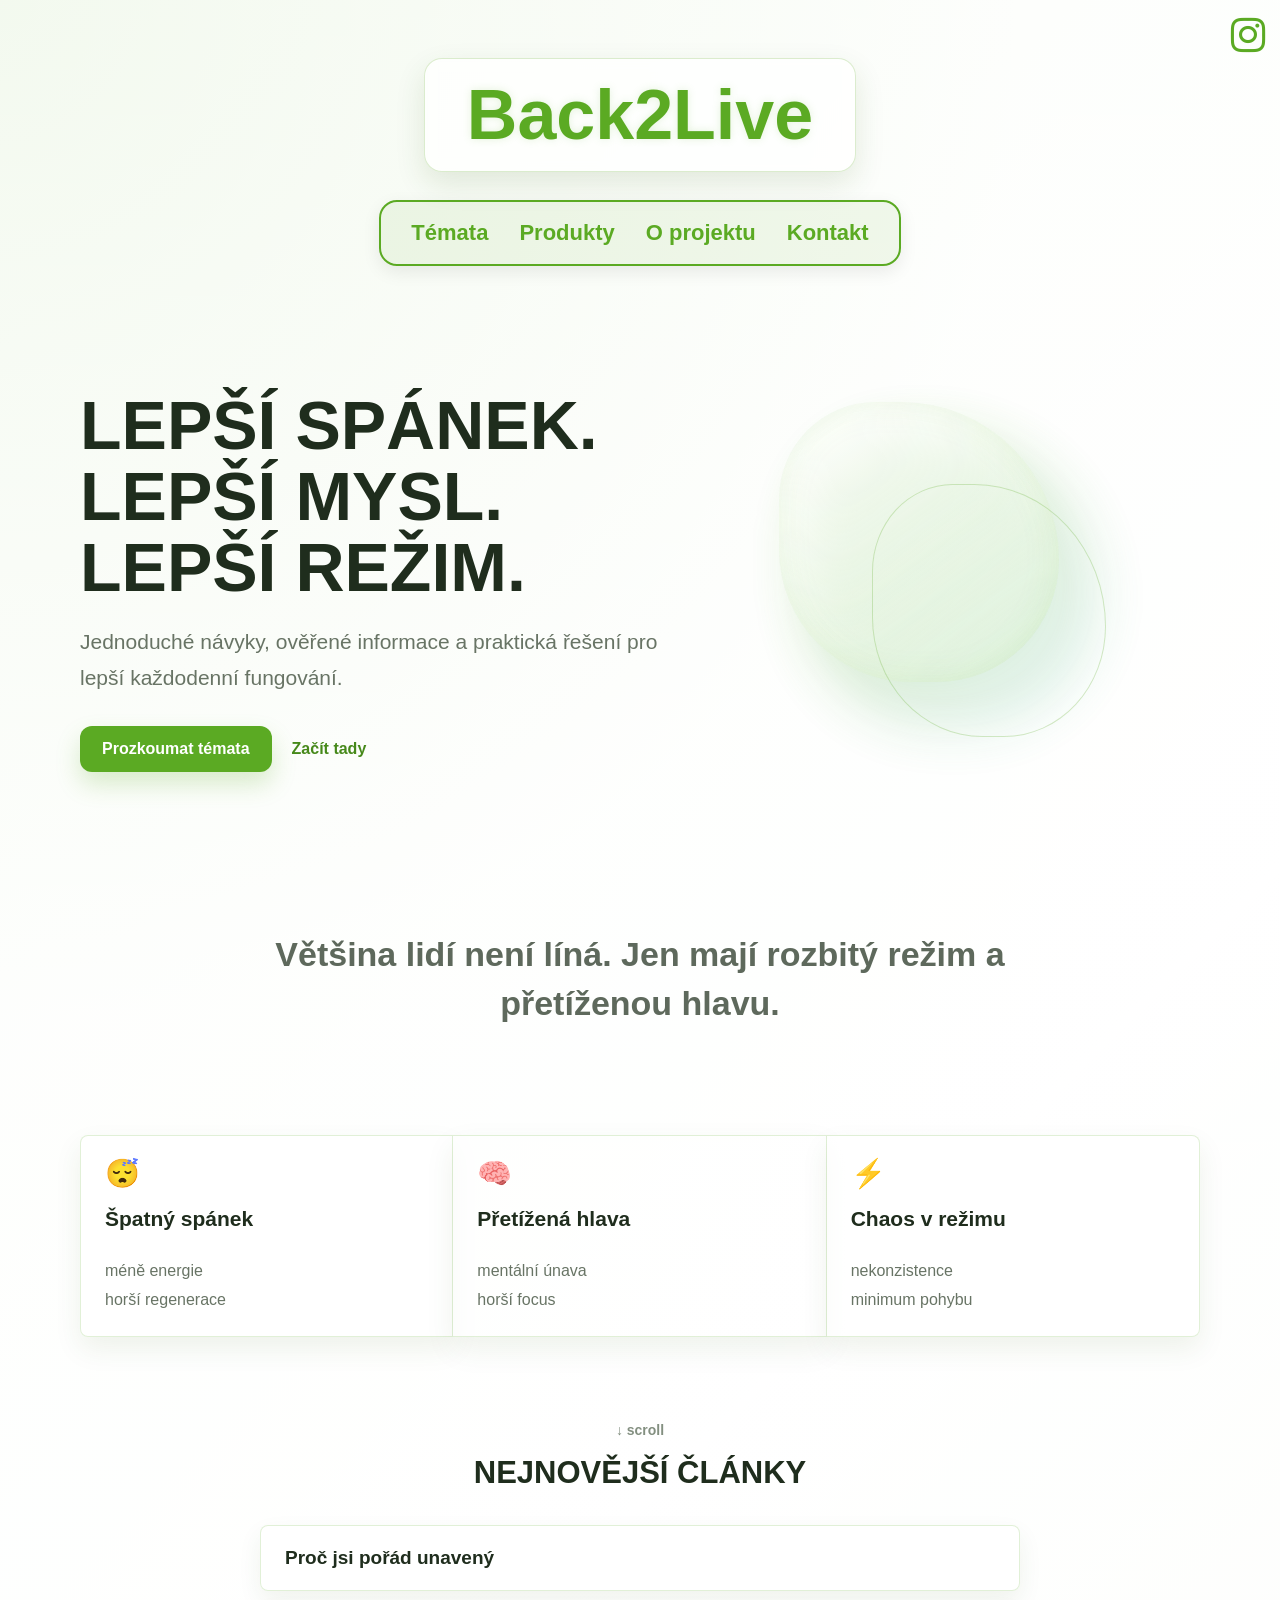
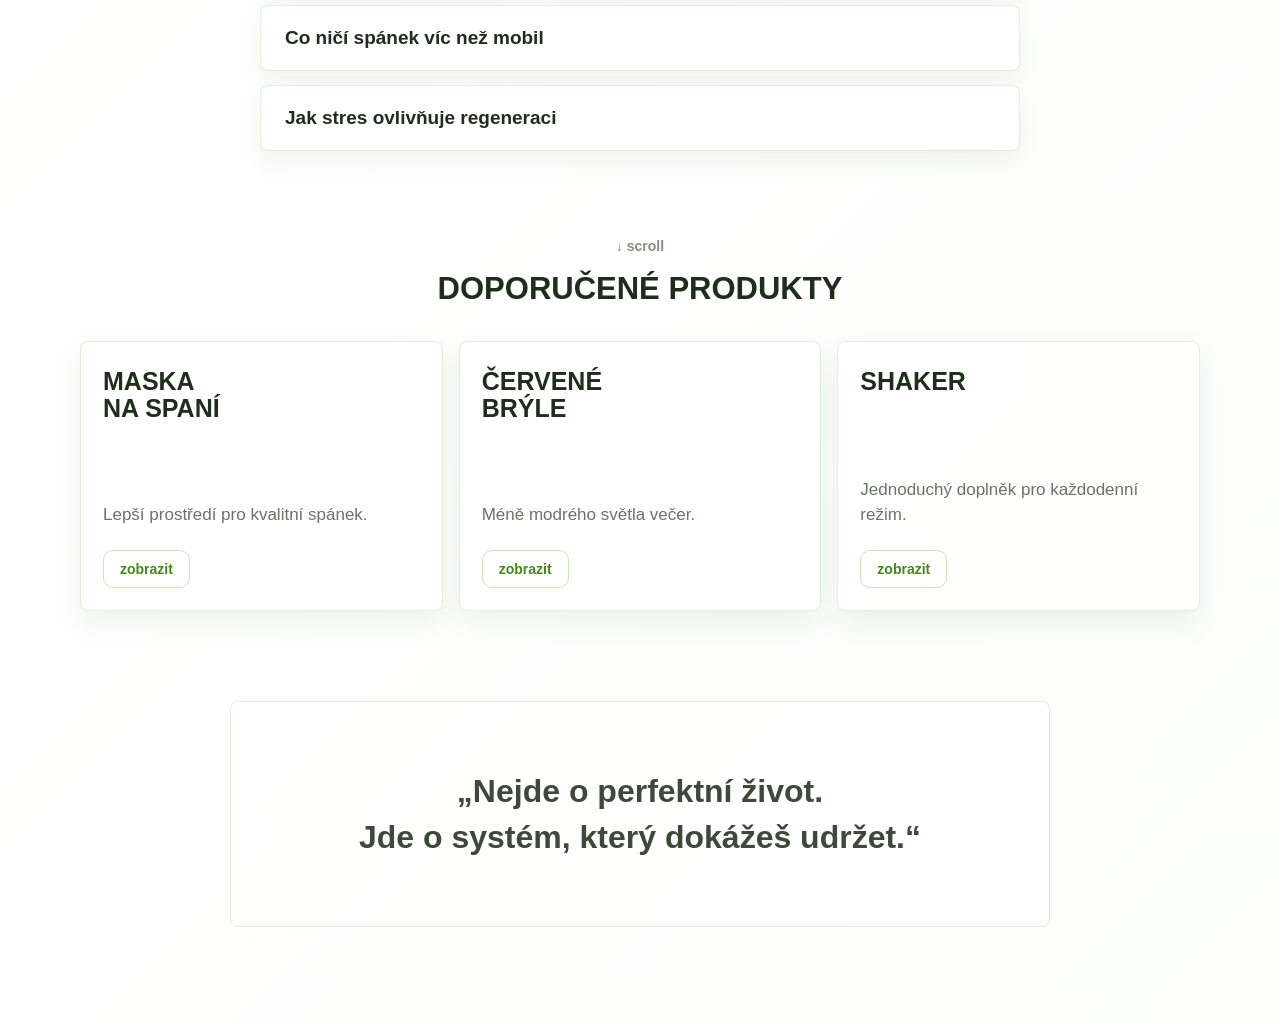
<file: index.html>
<!DOCTYPE html>
<html lang="cs">

<head>
    <meta charset="UTF-8">
    <title>Back2Live</title>
    <link rel="stylesheet" href="css/style.css">
    <meta name="viewport" content="width=device-width, initial-scale=1.0">

    <!-- FONT AWESOME -->
    <link rel="stylesheet" href="https://cdnjs.cloudflare.com/ajax/libs/font-awesome/4.7.0/css/font-awesome.min.css">
</head>

<body>
    <h1 class="home-title">Back2Live</h1>

    <div class="topbar">
        <nav class="navbar">
            <div class="dropdown">
                <a href="#">Témata</a>

                <div class="dropdown-menu">
                    <a href="spanek.html">Spánek</a>
                    <a href="mysl.html">Mysl</a>
                    <a href="vyziva.html">Výživa</a>
                    <a href="trenink.html">Trénink</a>
                </div>
            </div>

            <a href="produkty.html">Produkty</a>
            <a href="o-nas.html">O projektu</a>
            <a href="kontakt.html">Kontakt</a>
        </nav>

        <div class="icons-right">
            <a href="https://www.instagram.com/back2live.cz/" class="ig-link" target="_blank">
                <i class="fa fa-instagram ig-icon"></i>
            </a>
        </div>
    </div>

    <main>
        <section class="hero">
            <div class="hero__content">
                <h2>LEPŠÍ SPÁNEK. LEPŠÍ MYSL. LEPŠÍ REŽIM.</h2>
                <p>Jednoduché návyky, ověřené informace a praktická řešení pro lepší každodenní fungování.</p>

                <div class="hero__actions">
                    <a href="spanek.html" class="button-primary">Prozkoumat témata</a>
                    <a href="#start" class="button-secondary">Začít tady</a>
                </div>
            </div>

            <div class="hero__visual" aria-hidden="true">
                <span></span>
            </div>
        </section>

        <section class="statement" id="start">
            <p>Většina lidí není líná. Jen mají rozbitý režim a přetíženou hlavu.</p>
        </section>

        <section class="problem-grid" aria-label="Hlavní problémy">
            <article class="problem-card">
                <span class="problem-card__icon" aria-hidden="true">😴</span>
                <h3>Špatný spánek</h3>
                <ul>
                    <li>méně energie</li>
                    <li>horší regenerace</li>
                </ul>
            </article>

            <article class="problem-card">
                <span class="problem-card__icon" aria-hidden="true">🧠</span>
                <h3>Přetížená hlava</h3>
                <ul>
                    <li>mentální únava</li>
                    <li>horší focus</li>
                </ul>
            </article>

            <article class="problem-card">
                <span class="problem-card__icon" aria-hidden="true">⚡</span>
                <h3>Chaos v režimu</h3>
                <ul>
                    <li>nekonzistence</li>
                    <li>minimum pohybu</li>
                </ul>
            </article>
        </section>

        <section class="latest-section">
            <p class="section-kicker">↓ scroll</p>
            <h2>NEJNOVĚJŠÍ ČLÁNKY</h2>

            <div class="article-list">
                <a href="spanek.html">Proč jsi pořád unavený</a>
                <a href="spanek.html">Co ničí spánek víc než mobil</a>
                <a href="mysl.html">Jak stres ovlivňuje regeneraci</a>
            </div>
        </section>

        <section class="products-section">
            <p class="section-kicker">↓ scroll</p>
            <h2>DOPORUČENÉ PRODUKTY</h2>

            <div class="product-grid">
                <article class="product-card">
                    <h3>MASKA<br>NA SPANÍ</h3>
                    <p>Lepší prostředí pro kvalitní spánek.</p>
                    <a href="produkty.html">zobrazit</a>
                </article>

                <article class="product-card">
                    <h3>ČERVENÉ<br>BRÝLE</h3>
                    <p>Méně modrého světla večer.</p>
                    <a href="produkty.html">zobrazit</a>
                </article>

                <article class="product-card">
                    <h3>SHAKER</h3>
                    <p>Jednoduchý doplněk pro každodenní režim.</p>
                    <a href="produkty.html">zobrazit</a>
                </article>
            </div>
        </section>

        <section class="quote-section">
            <blockquote>
                „Nejde o perfektní život.<br>
                Jde o systém, který dokážeš udržet.“
            </blockquote>
        </section>
    </main>
</body>

</html>
</file>
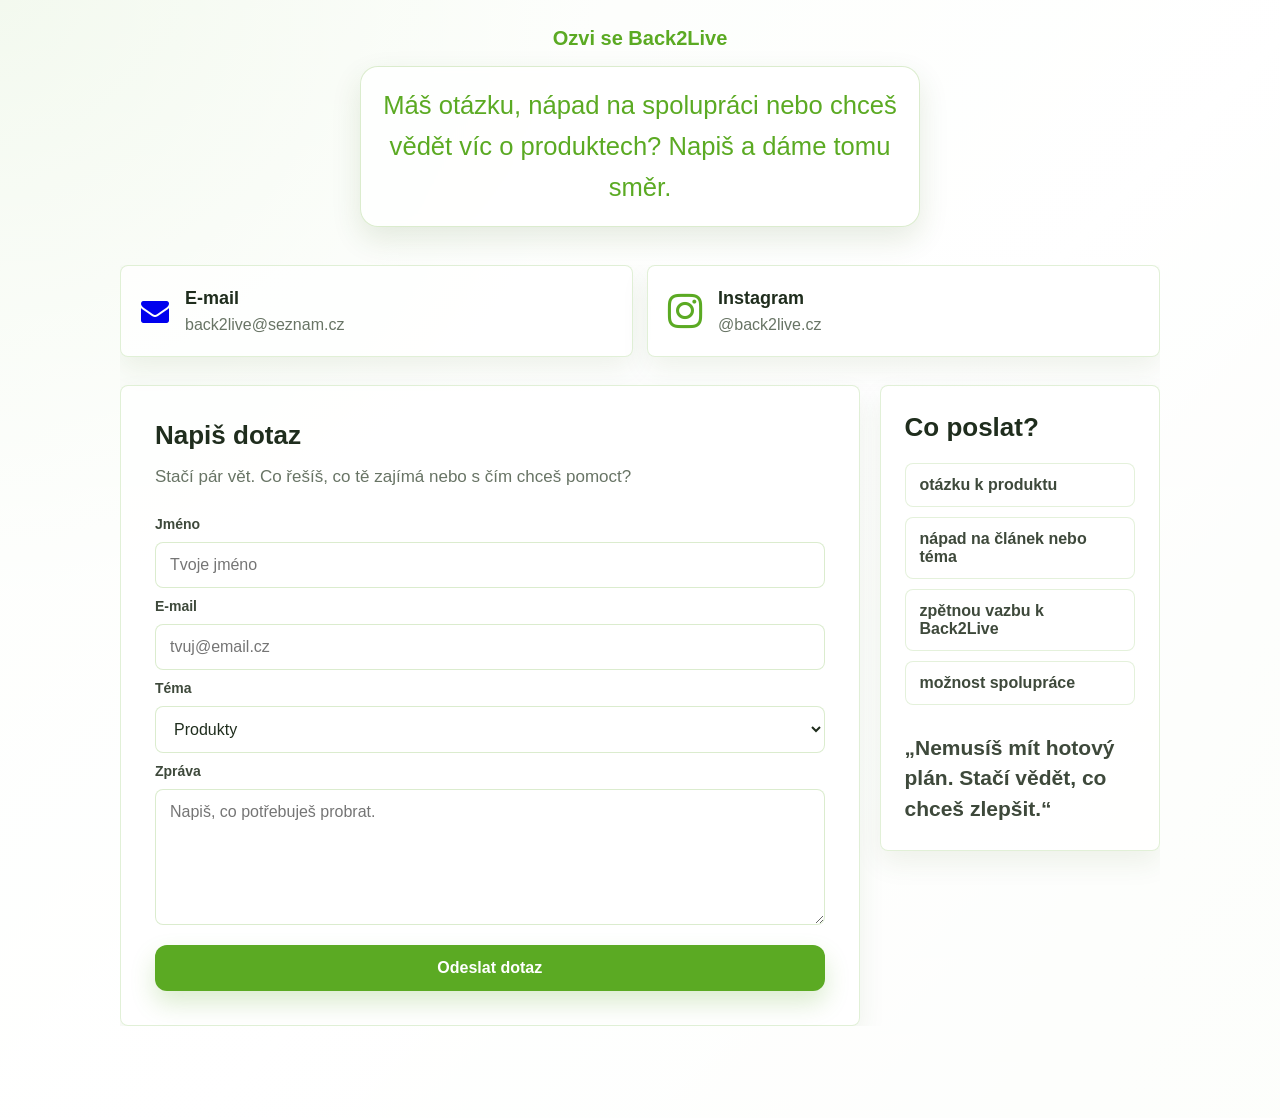
<file: kontakt.html>
<!DOCTYPE html>
<html lang="cs">

<head>
    <meta charset="UTF-8">
    <title>Kontakt</title>
    <link rel="stylesheet" href="css/style.css">
    <meta name="viewport" content="width=device-width, initial-scale=1.0">

    <!-- FONT AWESOME -->
    <link rel="stylesheet" href="https://cdnjs.cloudflare.com/ajax/libs/font-awesome/4.7.0/css/font-awesome.min.css">
</head>

<body>
    <div class="page">
        <h1 class="page-kicker">Ozvi se Back2Live</h1>
        <p class="page-intro">Máš otázku, nápad na spolupráci nebo chceš vědět víc o produktech? Napiš a dáme tomu směr.</p>
    </div>

    <main class="contact-page">
        <section class="contact-options" aria-label="Možnosti kontaktu">
            <a href="mailto:back2live@seznam.cz" class="contact-option">
                <i class="fa fa-envelope email-icon"></i>
                <span>
                    <strong>E-mail</strong>
                    back2live@seznam.cz
                </span>
            </a>

            <a href="https://www.instagram.com/back2live.cz/" class="contact-option" target="_blank">
                <i class="fa fa-instagram ig-icon"></i>
                <span>
                    <strong>Instagram</strong>
                    @back2live.cz
                </span>
            </a>
        </section>

        <section class="contact-layout">
            <div class="contact-panel">
                <h2>Napiš dotaz</h2>
                <p>Stačí pár vět. Co řešíš, co tě zajímá nebo s čím chceš pomoct?</p>

                <form class="contact-form" action="mailto:back2live@seznam.cz" method="post" enctype="text/plain">
                    <label for="name">Jméno</label>
                    <input type="text" id="name" name="jmeno" placeholder="Tvoje jméno">

                    <label for="email">E-mail</label>
                    <input type="email" id="email" name="email" placeholder="tvuj@email.cz">

                    <label for="topic">Téma</label>
                    <select id="topic" name="tema">
                        <option>Produkty</option>
                        <option>Spolupráce</option>
                        <option>Dotaz k obsahu</option>
                        <option>Jiné</option>
                    </select>

                    <label for="message">Zpráva</label>
                    <textarea id="message" name="zprava" rows="6" placeholder="Napiš, co potřebuješ probrat."></textarea>

                    <button type="submit">Odeslat dotaz</button>
                </form>
            </div>

            <aside class="contact-aside">
                <h2>Co poslat?</h2>
                <ul>
                    <li>otázku k produktu</li>
                    <li>nápad na článek nebo téma</li>
                    <li>zpětnou vazbu k Back2Live</li>
                    <li>možnost spolupráce</li>
                </ul>

                <blockquote>
                    „Nemusíš mít hotový plán. Stačí vědět, co chceš zlepšit.“
                </blockquote>
            </aside>
        </section>
    </main>
</body>

</html>
</file>
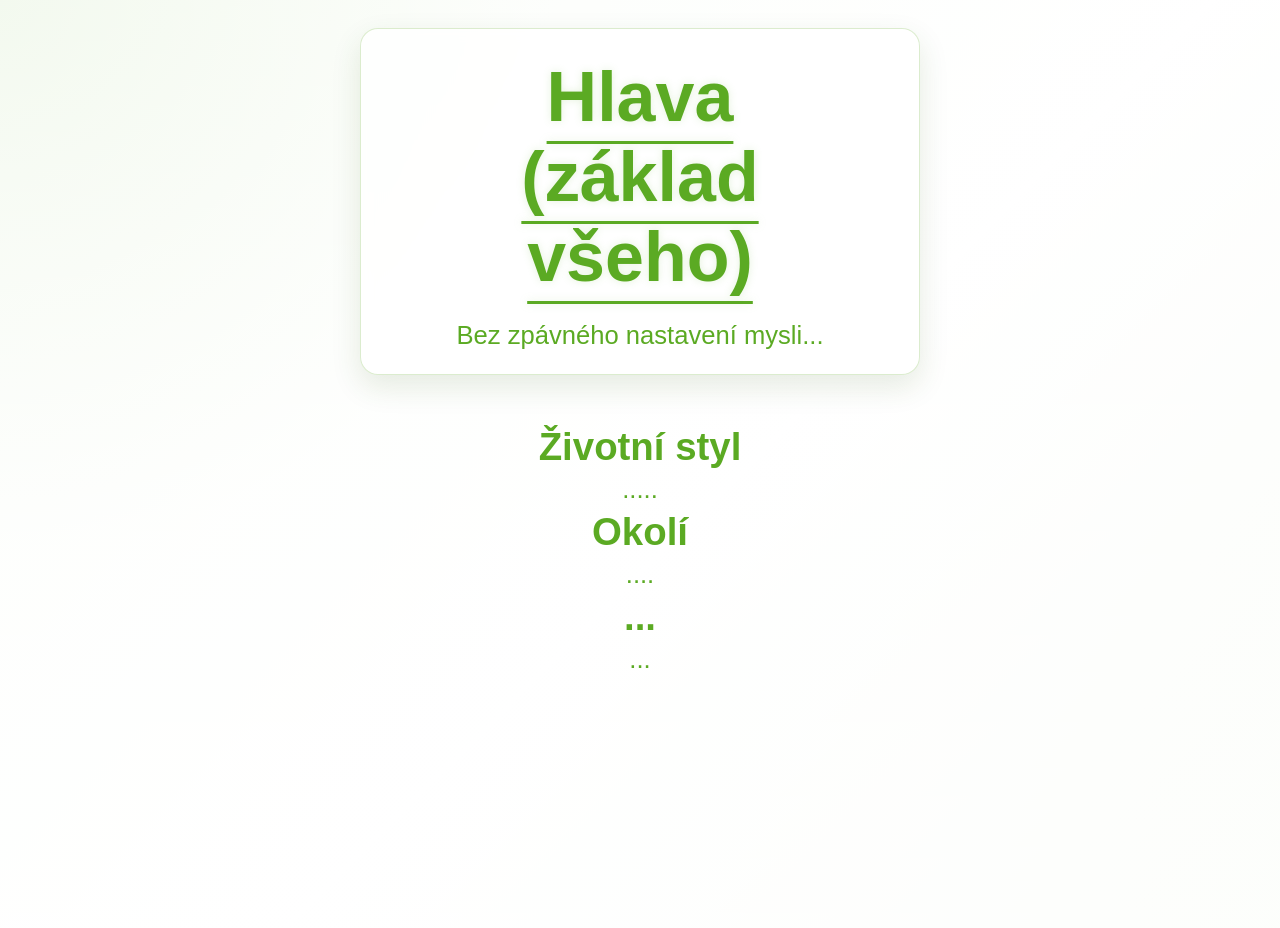
<file: mysl.html>
<!DOCTYPE html>
<html lang="cs">
<head>
    <meta charset="UTF-8">
    <title>Mysl</title>
    <link rel="stylesheet" href="css/style.css">
    <meta name="viewport" content="width=device-width, initial-scale=1.0">
    
    <!-- FONT AWESOME -->
    <link rel="stylesheet" href="https://cdnjs.cloudflare.com/ajax/libs/font-awesome/4.7.0/css/font-awesome.min.css">
</head>

<body>

<div class="page">
    <div class="page-intro">

    <h1>Hlava (základ všeho)</h1>

    <p>
        Bez zpávného nastavení mysli...
    </p>

    </div>

    <div class="page__content">

        <h2>Životní styl</h2>
        <p>.....</p>

        <h2>Okolí</h2>
        <p>....</p>

        <h2>...</h2>
        <p>...</p>

    </div>

</div>

</body>
</html>
</file>
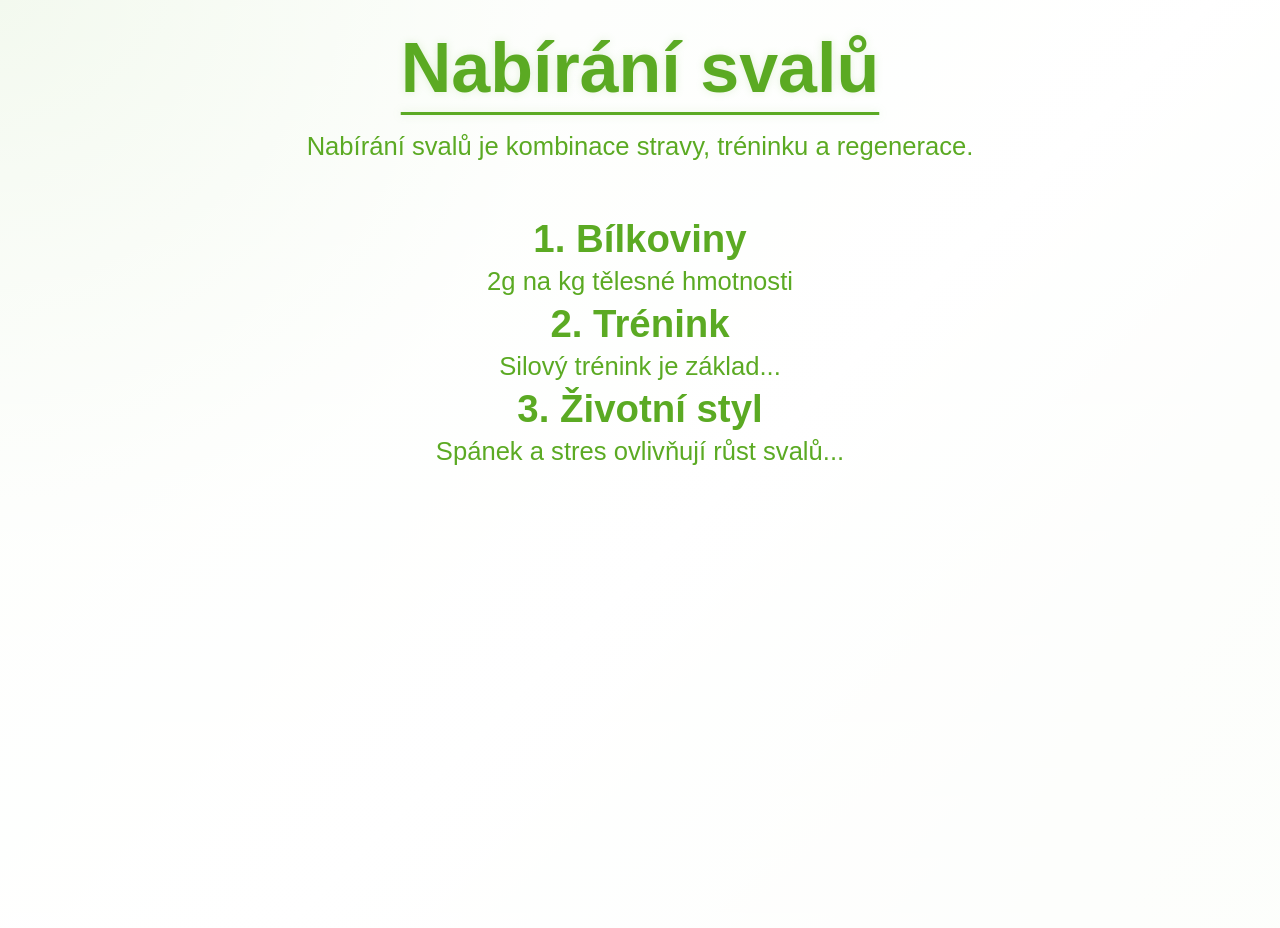
<file: nabirani.html>
<!DOCTYPE html>
<html lang="cs">
<head>
    <meta charset="UTF-8">
    <title>Nabírání</title>
    <link rel="stylesheet" href="css/style.css">
    <meta name="viewport" content="width=device-width, initial-scale=1.0">
    
    <!-- FONT AWESOME -->
    <link rel="stylesheet" href="https://cdnjs.cloudflare.com/ajax/libs/font-awesome/4.7.0/css/font-awesome.min.css">
</head>

<body>

<div class="page">

    <h1>Nabírání svalů</h1>

    <p>
        Nabírání svalů je kombinace stravy, tréninku a regenerace.
    </p>

    <div class="page__content">

        <h2>1. Bílkoviny</h2>
        <p>2g na kg tělesné hmotnosti</p>

        <h2>2. Trénink</h2>
        <p>Silový trénink je základ...</p>

        <h2>3. Životní styl</h2>
        <p>Spánek a stres ovlivňují růst svalů...</p>

    </div>

</div>

</body>
</html>
</file>
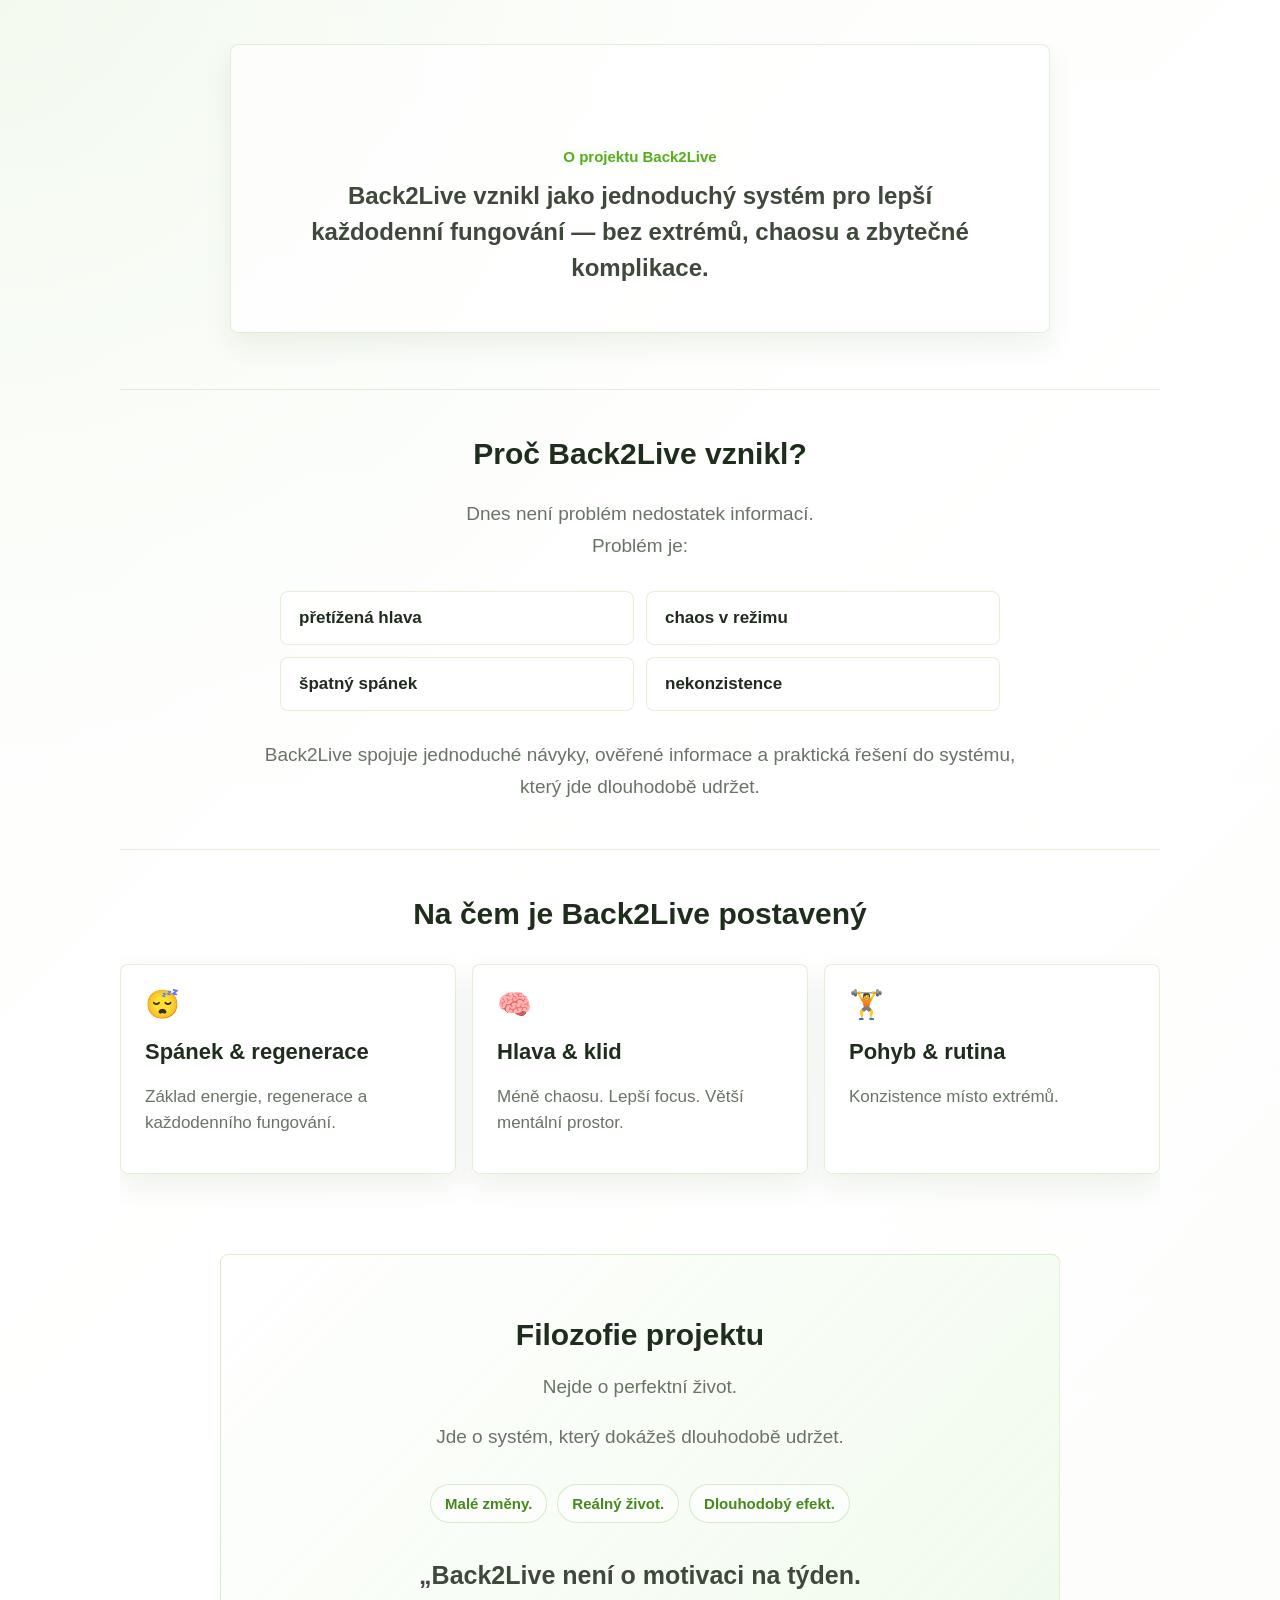
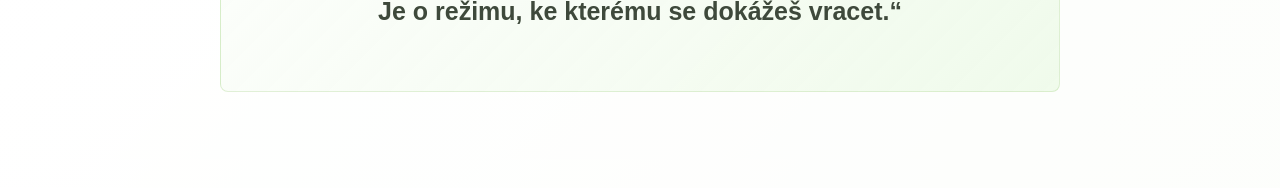
<file: o-nas.html>
<!DOCTYPE html>
<html lang="cs">

<head>
    <meta charset="UTF-8">
    <title>O projektu Back2Live</title>
    <link rel="stylesheet" href="css/style.css">
    <meta name="viewport" content="width=device-width, initial-scale=1.0">

    <!-- FONT AWESOME -->
    <link rel="stylesheet" href="https://cdnjs.cloudflare.com/ajax/libs/font-awesome/4.7.0/css/font-awesome.min.css">
</head>

<body>

    <main class="about-page">
        <section class="about-hero">
            <h1 class="about-eyebrow">O projektu Back2Live</h1>
            <p>Back2Live vznikl jako jednoduchý systém pro lepší každodenní fungování — bez extrémů, chaosu a zbytečné komplikace.</p>
        </section>

        <section class="about-section">
            <h2>Proč Back2Live vznikl?</h2>
            <div class="about-copy">
                <p>Dnes není problém nedostatek informací.</p>
                <p>Problém je:</p>
            </div>

            <ul class="about-list">
                <li>přetížená hlava</li>
                <li>chaos v režimu</li>
                <li>špatný spánek</li>
                <li>nekonzistence</li>
            </ul>

            <p class="about-note">Back2Live spojuje jednoduché návyky, ověřené informace a praktická řešení do systému, který jde dlouhodobě udržet.</p>
        </section>

        <section class="about-section">
            <h2>Na čem je Back2Live postavený</h2>

            <div class="about-pillars">
                <article>
                    <span aria-hidden="true">😴</span>
                    <h3>Spánek & regenerace</h3>
                    <p>Základ energie, regenerace a každodenního fungování.</p>
                </article>

                <article>
                    <span aria-hidden="true">🧠</span>
                    <h3>Hlava & klid</h3>
                    <p>Méně chaosu. Lepší focus. Větší mentální prostor.</p>
                </article>

                <article>
                    <span aria-hidden="true">🏋️</span>
                    <h3>Pohyb & rutina</h3>
                    <p>Konzistence místo extrémů.</p>
                </article>
            </div>
        </section>

        <section class="about-philosophy">
            <h2>Filozofie projektu</h2>
            <p>Nejde o perfektní život.</p>
            <p>Jde o systém, který dokážeš dlouhodobě udržet.</p>

            <div class="about-values">
                <span>Malé změny.</span>
                <span>Reálný život.</span>
                <span>Dlouhodobý efekt.</span>
            </div>

            <blockquote>
                „Back2Live není o motivaci na týden.<br>
                Je o režimu, ke kterému se dokážeš vracet.“
            </blockquote>
        </section>
    </main>
</body>

</html>
</file>
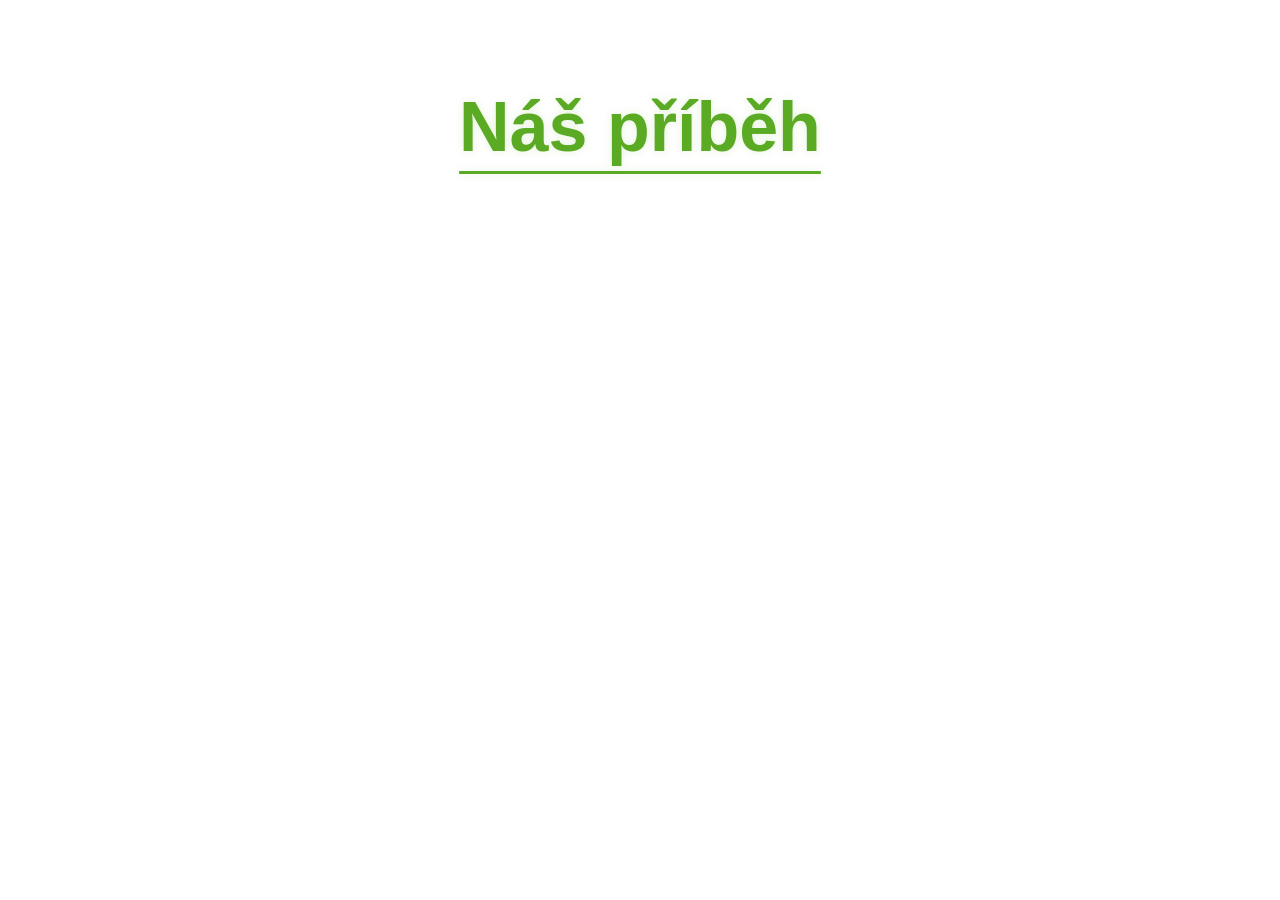
<file: o.nas.html>
<!DOCTYPE html>
<html lang="cs">
<head>
    <meta charset="UTF-8">
    <title>O nás</title>
    <link rel="stylesheet" href="style.css">
</head>

<body>
<div class="page">
    <h1>Náš příběh</h1>
</div>
</body>
</html>
</file>
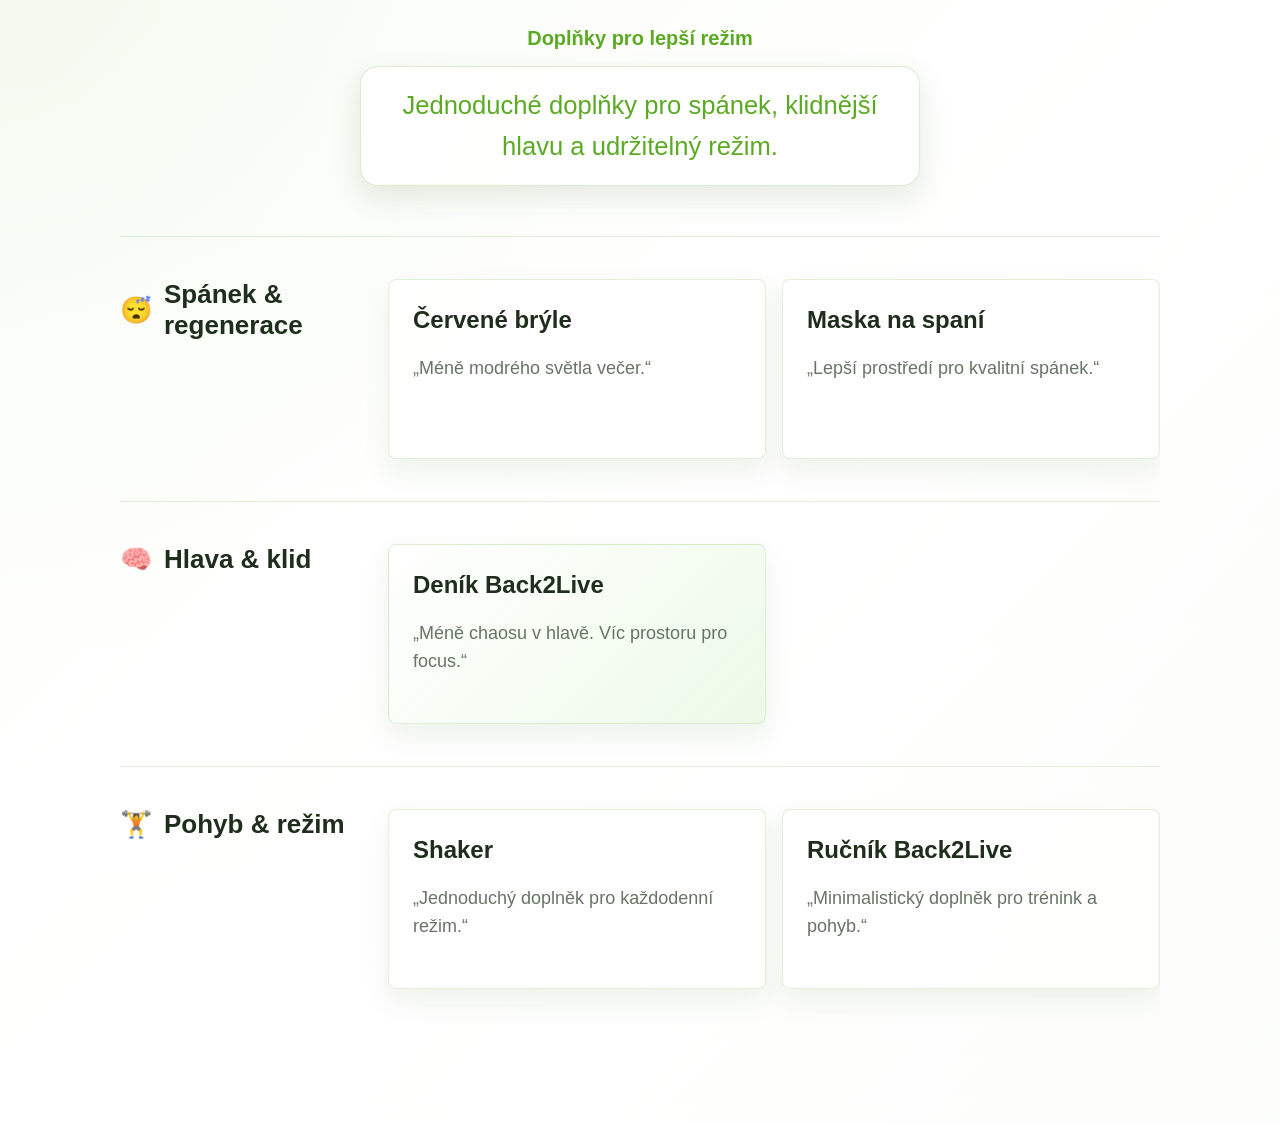
<file: produkty.html>
<!DOCTYPE html>
<html lang="cs">

<head>
    <meta charset="UTF-8">
    <title>Produkty</title>
    <link rel="stylesheet" href="css/style.css">
    <meta name="viewport" content="width=device-width, initial-scale=1.0">

    <!-- FONT AWESOME -->
    <link rel="stylesheet" href="https://cdnjs.cloudflare.com/ajax/libs/font-awesome/4.7.0/css/font-awesome.min.css">
</head>

<body>
    <div class="page">
        <h1 class="page-kicker">Doplňky pro lepší režim</h1>
        <p class="page-intro">Jednoduché doplňky pro spánek, klidnější hlavu a udržitelný režim.</p>
    </div>

    <main class="product-catalog">
        <section class="catalog-category">
            <div class="catalog-category__header">
                <span aria-hidden="true">😴</span>
                <h2>Spánek & regenerace</h2>
            </div>

            <div class="catalog-grid">
                <article class="catalog-product">
                    <h3>Červené brýle</h3>
                    <p>„Méně modrého světla večer.“</p>
                </article>

                <article class="catalog-product">
                    <h3>Maska na spaní</h3>
                    <p>„Lepší prostředí pro kvalitní spánek.“</p>
                </article>
            </div>
        </section>

        <section class="catalog-category">
            <div class="catalog-category__header">
                <span aria-hidden="true">🧠</span>
                <h2>Hlava & klid</h2>
            </div>

            <div class="catalog-grid">
                <article class="catalog-product catalog-product--signature">
                    <h3>Deník Back2Live</h3>
                    <p>„Méně chaosu v hlavě. Víc prostoru pro focus.“</p>
                </article>
            </div>
        </section>

        <section class="catalog-category">
            <div class="catalog-category__header">
                <span aria-hidden="true">🏋️</span>
                <h2>Pohyb & režim</h2>
            </div>

            <div class="catalog-grid">
                <article class="catalog-product">
                    <h3>Shaker</h3>
                    <p>„Jednoduchý doplněk pro každodenní režim.“</p>
                </article>

                <article class="catalog-product">
                    <h3>Ručník Back2Live</h3>
                    <p>„Minimalistický doplněk pro trénink a pohyb.“</p>
                </article>
            </div>
        </section>
    </main>
</body>

</html>
</file>
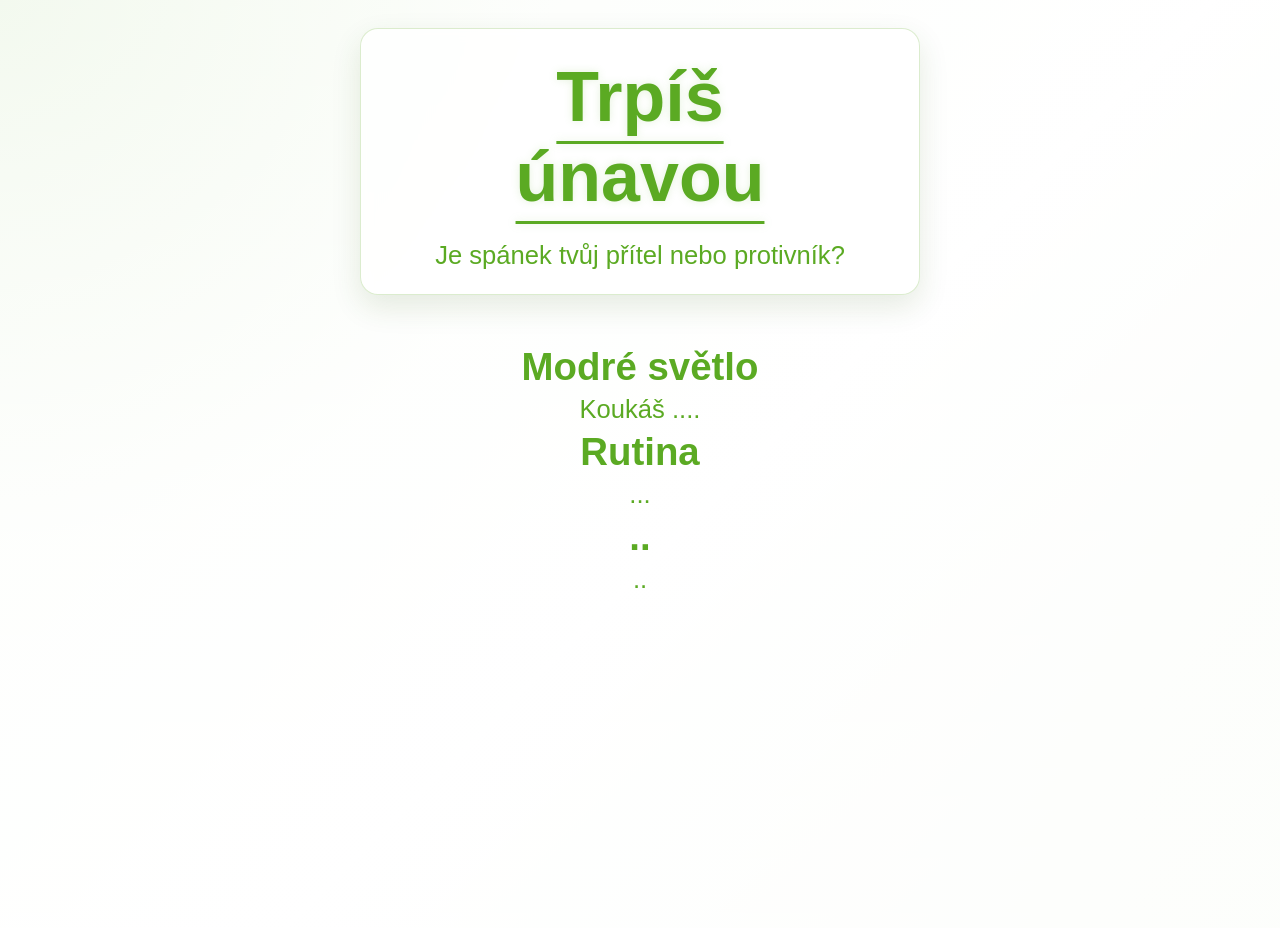
<file: spanek.html>
<!DOCTYPE html>
<html lang="cs">
<head>
    <meta charset="UTF-8">
    <title>Spánek</title>
    <link rel="stylesheet" href="css/style.css">
    <meta name="viewport" content="width=device-width, initial-scale=1.0">
    
    <!-- FONT AWESOME -->
    <link rel="stylesheet" href="https://cdnjs.cloudflare.com/ajax/libs/font-awesome/4.7.0/css/font-awesome.min.css">
</head>

<body>

<div class="page">
    <div class="page-intro">

    <h1>Trpíš únavou</h1>

    <p>
        Je spánek tvůj přítel nebo protivník?
    </p>

    </div>

    <div class="page__content">

        <h2>Modré světlo</h2>
        <p>Koukáš ....</p>

        <h2>Rutina</h2>
        <p>...</p>

        <h2>..</h2>
        <p>..</p>

    </div>

</div>

</body>
</html>
</file>
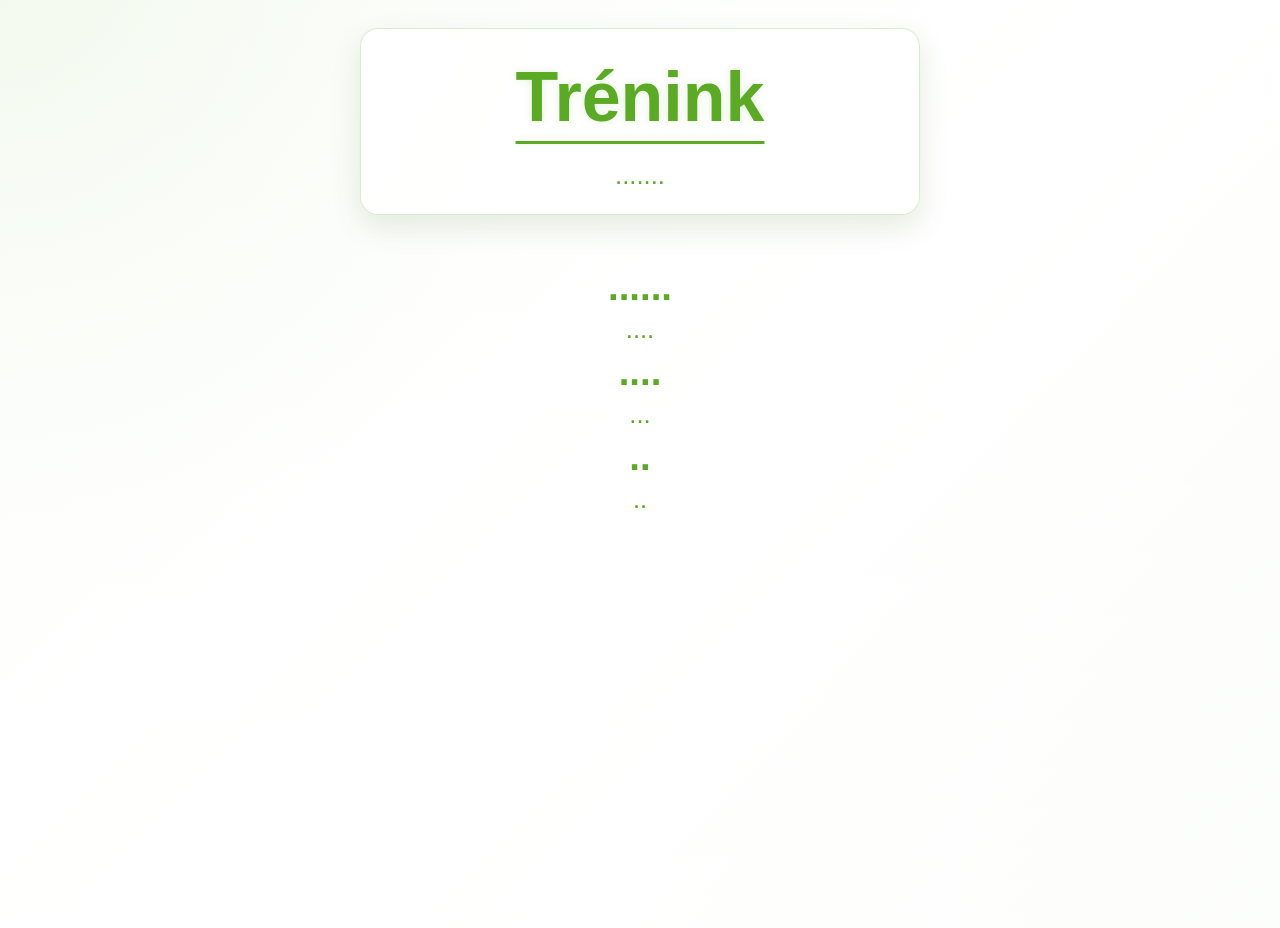
<file: trenink.html>
<!DOCTYPE html>
<html lang="cs">
<head>
    <meta charset="UTF-8">
    <title>Trénink</title>
    <link rel="stylesheet" href="css/style.css">
    <meta name="viewport" content="width=device-width, initial-scale=1.0">
    
    <!-- FONT AWESOME -->
    <link rel="stylesheet" href="https://cdnjs.cloudflare.com/ajax/libs/font-awesome/4.7.0/css/font-awesome.min.css">
</head>

<body>

<div class="page">
    <div class="page-intro">

    <h1>Trénink</h1>

    <p>
        .......
    </p>

    </div>

    <div class="page__content">

        <h2>......</h2>
        <p> ....</p>

        <h2>....</h2>
        <p>...</p>

        <h2>..</h2>
        <p>..</p>

    </div>

</div>

</body>
</html>
</file>
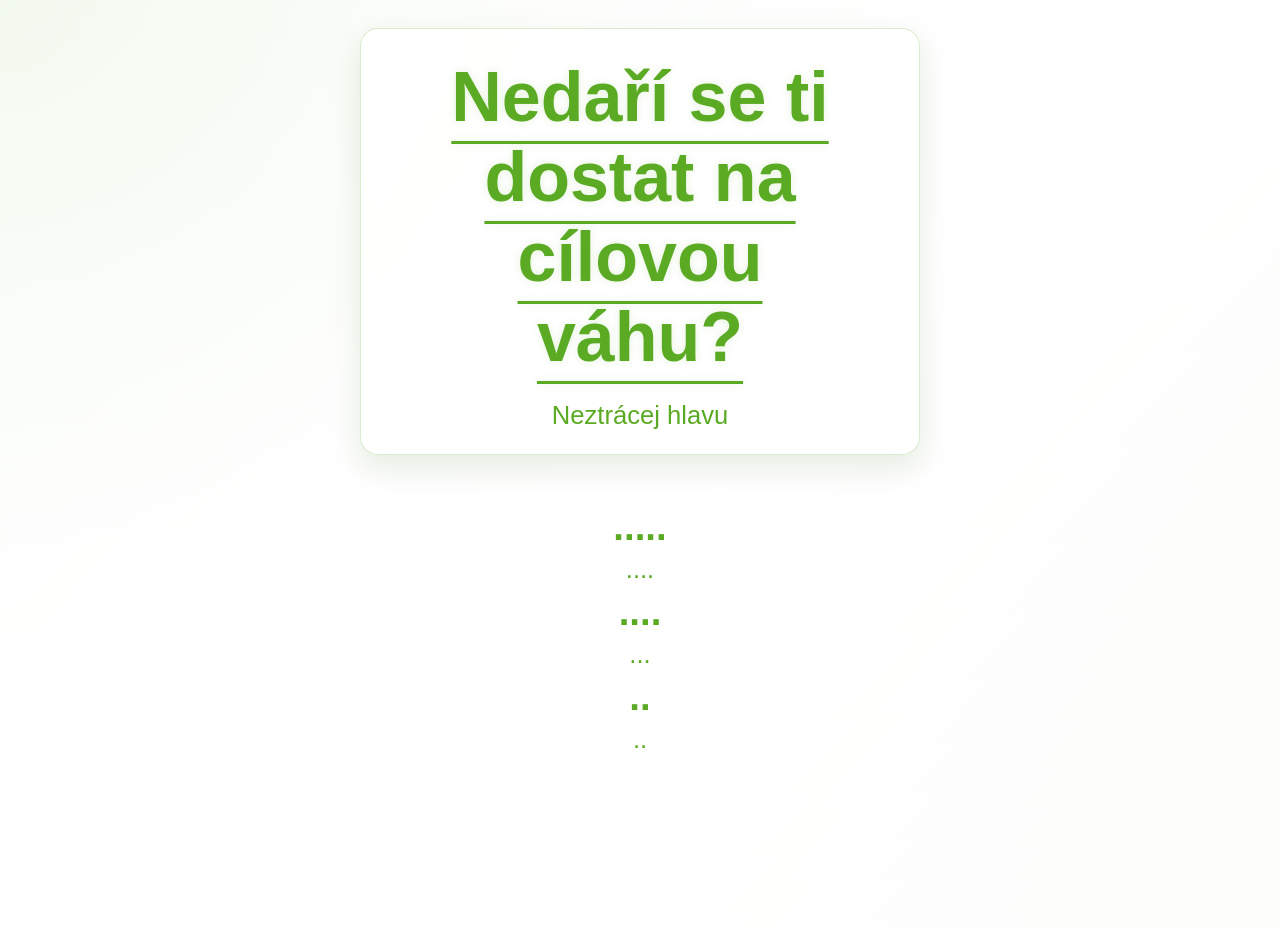
<file: vyziva.html>
<!DOCTYPE html>
<html lang="cs">
<head>
    <meta charset="UTF-8">
    <title>Výživa</title>
    <link rel="stylesheet" href="css/style.css">
    <meta name="viewport" content="width=device-width, initial-scale=1.0">
    
    <!-- FONT AWESOME -->
    <link rel="stylesheet" href="https://cdnjs.cloudflare.com/ajax/libs/font-awesome/4.7.0/css/font-awesome.min.css">
</head>

<body>

<div class="page">
    <div class="page-intro">

    <h1>Nedaří se ti dostat na cílovou váhu?</h1>

    <p>
        Neztrácej hlavu
    </p>

    </div>

    <div class="page__content">

        <h2>.....</h2>
        <p>....</p>

        <h2>....</h2>
        <p>...</p>

        <h2>..</h2>
        <p>..</p>

    </div>

</div>

</body>
</html>
</file>
<file: css/style.css>
/* RESET */

* {
    margin: 0;
    padding: 0;
    box-sizing: border-box;
}

body {
    font-family: Arial;
    text-align: center;
    min-height: 100vh;
    background:
        linear-gradient(rgba(255, 255, 255, 0.78), rgba(255, 255, 255, 0.9)),
        radial-gradient(circle at top left, rgba(91, 170, 35, 0.25), transparent 35%),
        linear-gradient(135deg, rgb(238, 249, 231), rgb(255, 255, 255) 55%, rgb(230, 244, 220));
}

/* TEXT */

h1 {
    width: 100%;
    margin: 58px auto 18px;
    padding: 0 48px;
    color: rgb(91, 170, 35);
    font-size: clamp(36px, 7vw, 70px);
    text-align: center;
    text-shadow: 0 0 8px rgba(125, 189, 79, 0.2);
}

h2 {
    color: rgb(91, 170, 35);
    font-size: clamp(22px, 3vw, 40px);
}

p {
    color: rgb(91, 170, 35);
    font-size: clamp(16px, 2vw, 28px);
    line-height: 1.6;
}

/* NAVBAR */

.navbar {
    position: relative;
    z-index: 20;
    display: flex;
    align-items: center;
    justify-content: center;
    flex-wrap: nowrap;
    gap: 10px;

    margin: 0 auto;
    padding: 8px 8px;
    width: fit-content;
    max-width: calc(100% - 32px);

    border: 2px solid rgb(91, 170, 35);
    border-radius: 18px;
    background: rgba(91, 170, 35, 0.08);
    box-shadow: 0 6px 18px rgba(0, 0, 0, 0.08);
}

/* základní styl všech odkazů */
.navbar a {
    text-decoration: none;
    color: rgb(91, 170, 35);
    font-size: clamp(13px, 3.6vw, 18px);
    font-weight: 600;
    padding: 6px clamp(4px, 1.3vw, 8px);
    border-radius: 12px;
    white-space: nowrap;

    transition: background 0.2s ease, color 0.2s ease, transform 0.2s ease;
}

/* normální odkazy v navbaru */
.navbar > a:hover {
    background: rgba(91, 170, 35, 0.15);
    color: rgb(59, 115, 23);
    transform: translateY(-1px);
}

/* DROPDOWN */

.dropdown {
    position: relative;
}

/* hover efekt pro "Články" (dropdown parent) */
.dropdown:hover > a {
    background: rgba(91, 170, 35, 0.15);
    color: rgb(59, 115, 23);
    transform: translateY(-1px);
}

/* dropdown menu box */
.dropdown-menu {
    z-index: 30;
    display: none;
    position: absolute;
    top: 100%;
    left: 0;

    background: white;
    border: 1px solid rgba(125, 189, 79, 0.2);

    padding: 10px;
    flex-direction: column;
    gap: 10px;
}

/* otevření dropdownu */
.dropdown:hover .dropdown-menu {
    display: flex;
}

/* hover pro položky v dropdown menu */
.dropdown-menu a:hover {
    background: rgba(91, 170, 35, 0.15);
    color: rgb(59, 115, 23);
    transform: translateY(-1px);
}

/* TOPBAR LAYOUT */

.topbar {
    display: flex;
    flex-direction: column;
    justify-content: center;
    align-items: center;
    gap: 14px;

    padding: 16px;
}

.dropdown:hover .dropdown-menu {
    display: flex;
}

/* ICONS RIGHT SIDE */

.icons-right {
    position: fixed;
    top: 12px;
    right: 12px;

    display: flex;
    align-items: center;
    gap: 10px;
} 

/* HOME HERO */

main {
    overflow: hidden;
}

.hero {
    position: relative;
    display: grid;
    grid-template-columns: 1fr;
    gap: 34px;
    align-items: center;

    width: min(1120px, calc(100% - 32px));
    margin: 28px auto 0;
    padding: 54px 0 46px;
    text-align: center;
}

.hero__content {
    position: relative;
    z-index: 2;
    max-width: 780px;
    margin: 0 auto;
    animation: fadeInUp 0.7s ease both;
}

.hero h2 {
    color: rgb(31, 45, 29);
    font-size: 42px;
    font-weight: 800;
    line-height: 1.04;
    letter-spacing: 0;
}

.hero p {
    max-width: 640px;
    margin: 22px auto 0;
    color: rgb(104, 116, 101);
    font-size: 19px;
    line-height: 1.7;
}

.hero__actions {
    display: flex;
    flex-wrap: wrap;
    justify-content: center;
    align-items: center;
    gap: 16px;
    margin-top: 30px;
}

.button-primary,
.button-secondary {
    display: inline-flex;
    align-items: center;
    justify-content: center;
    min-height: 46px;
    text-decoration: none;
    font-size: 16px;
    font-weight: 700;
    border-radius: 12px;
    transition: background 0.2s ease, color 0.2s ease, transform 0.2s ease, box-shadow 0.2s ease;
}

.button-primary {
    padding: 0 22px;
    color: white;
    background: rgb(91, 170, 35);
    box-shadow: 0 12px 24px rgba(91, 170, 35, 0.22);
}

.button-primary:hover {
    background: rgb(70, 137, 26);
    transform: translateY(-2px);
    box-shadow: 0 16px 28px rgba(91, 170, 35, 0.28);
}

.button-secondary {
    padding: 0 4px;
    color: rgb(70, 137, 26);
}

.button-secondary:hover {
    color: rgb(31, 45, 29);
    transform: translateY(-2px);
}

.hero__visual {
    position: absolute;
    z-index: 1;
    inset: 24px auto auto 50%;
    width: min(360px, 72vw);
    aspect-ratio: 1;
    transform: translateX(-50%);
    opacity: 0.58;
    pointer-events: none;
}

.hero__visual::before,
.hero__visual::after,
.hero__visual span {
    content: "";
    position: absolute;
    border-radius: 38% 62% 48% 52%;
}

.hero__visual::before {
    inset: 12%;
    background: linear-gradient(135deg, rgba(91, 170, 35, 0.32), rgba(97, 190, 178, 0.18));
    filter: blur(26px);
}

.hero__visual::after {
    inset: 25% 10% 10% 30%;
    border: 1px solid rgba(91, 170, 35, 0.28);
}

.hero__visual span {
    inset: 4% 22% 24% 6%;
    background: linear-gradient(145deg, rgba(255, 255, 255, 0.86), rgba(215, 242, 203, 0.42));
    box-shadow: inset 0 0 34px rgba(91, 170, 35, 0.12);
}

.statement {
    width: min(820px, calc(100% - 32px));
    margin: 10px auto 0;
    padding: 74px 0 88px;
    text-align: center;
    animation: fadeInUp 0.8s ease 0.12s both;
}

.statement p {
    color: rgb(94, 105, 92);
    font-size: 28px;
    line-height: 1.45;
    font-weight: 650;
}

.problem-grid,
.latest-section,
.products-section,
.quote-section {
    width: min(1120px, calc(100% - 32px));
    margin: 0 auto;
}

.problem-grid {
    display: grid;
    grid-template-columns: 1fr;
    gap: 14px;
    padding: 18px 0 76px;
}

.problem-card {
    min-height: 190px;
    padding: 24px;
    text-align: left;
    border: 1px solid rgba(91, 170, 35, 0.18);
    border-radius: 8px;
    background: rgba(255, 255, 255, 0.68);
    box-shadow: 0 12px 28px rgba(48, 92, 18, 0.08);
    transition: transform 0.2s ease, border-color 0.2s ease, box-shadow 0.2s ease;
}

.problem-card:hover {
    transform: translateY(-3px);
    border-color: rgba(91, 170, 35, 0.34);
    box-shadow: 0 18px 34px rgba(48, 92, 18, 0.12);
}

.problem-card__icon {
    display: block;
    margin-bottom: 18px;
    font-size: 28px;
    line-height: 1;
}

.problem-card h3 {
    color: rgb(31, 45, 29);
    font-size: 21px;
    line-height: 1.25;
}

.problem-card ul {
    display: grid;
    gap: 7px;
    margin-top: 28px;
    list-style: none;
}

.problem-card li {
    color: rgb(104, 116, 101);
    font-size: 16px;
    line-height: 1.4;
}

.latest-section,
.products-section {
    padding: 10px 0 78px;
    text-align: center;
}

.section-kicker {
    color: rgb(131, 143, 128);
    font-size: 14px;
    font-weight: 700;
    line-height: 1;
}

.latest-section h2,
.products-section h2 {
    margin-top: 18px;
    color: rgb(31, 45, 29);
    font-size: 26px;
    font-weight: 800;
    letter-spacing: 0;
}

.article-list {
    display: grid;
    gap: 14px;
    width: min(760px, 100%);
    margin: 34px auto 0;
}

.article-list a {
    display: flex;
    align-items: center;
    min-height: 66px;
    padding: 0 24px;
    text-align: left;
    text-decoration: none;
    color: rgb(31, 45, 29);
    font-size: 19px;
    font-weight: 700;
    border: 1px solid rgba(91, 170, 35, 0.18);
    border-radius: 8px;
    background: rgba(255, 255, 255, 0.72);
    box-shadow: 0 10px 24px rgba(48, 92, 18, 0.07);
    transition: transform 0.2s ease, color 0.2s ease, border-color 0.2s ease, box-shadow 0.2s ease;
}

.article-list a:hover {
    color: rgb(70, 137, 26);
    transform: translateY(-2px);
    border-color: rgba(91, 170, 35, 0.36);
    box-shadow: 0 16px 30px rgba(48, 92, 18, 0.1);
}

.product-grid {
    display: grid;
    grid-template-columns: 1fr;
    gap: 16px;
    margin-top: 34px;
}

.product-card {
    display: flex;
    min-height: 270px;
    flex-direction: column;
    justify-content: space-between;
    padding: 26px 22px 22px;
    text-align: left;
    border: 1px solid rgba(91, 170, 35, 0.18);
    border-radius: 8px;
    background: rgba(255, 255, 255, 0.74);
    box-shadow: 0 12px 28px rgba(48, 92, 18, 0.08);
    transition: transform 0.2s ease, border-color 0.2s ease, box-shadow 0.2s ease;
}

.product-card:hover {
    transform: translateY(-3px);
    border-color: rgba(91, 170, 35, 0.34);
    box-shadow: 0 18px 34px rgba(48, 92, 18, 0.12);
}

.product-card h3 {
    color: rgb(31, 45, 29);
    font-size: 25px;
    font-weight: 800;
    line-height: 1.08;
}

.product-card p {
    margin-top: auto;
    color: rgb(104, 116, 101);
    font-size: 17px;
    line-height: 1.5;
}

.product-card a {
    display: inline-flex;
    align-items: center;
    justify-content: center;
    width: fit-content;
    min-height: 38px;
    margin-top: 22px;
    padding: 0 16px;
    text-decoration: none;
    color: rgb(70, 137, 26);
    font-size: 14px;
    font-weight: 800;
    border: 1px solid rgba(91, 170, 35, 0.32);
    border-radius: 10px;
    transition: background 0.2s ease, color 0.2s ease, transform 0.2s ease;
}

.product-card a:hover {
    color: white;
    background: rgb(91, 170, 35);
    transform: translateY(-1px);
}

.quote-section {
    padding: 12px 0 96px;
}

.quote-section blockquote {
    width: min(820px, 100%);
    margin: 0 auto;
    padding: 54px 24px;
    color: rgb(62, 73, 59);
    font-size: 27px;
    font-weight: 650;
    line-height: 1.45;
    border: 1px solid rgba(91, 170, 35, 0.18);
    border-radius: 8px;
    background: rgba(255, 255, 255, 0.6);
}

/* PRODUCT CATALOG */

.product-catalog {
    width: min(1040px, calc(100% - 32px));
    margin: 50px auto 92px;
}

.catalog-category {
    padding: 34px 0;
    border-top: 1px solid rgba(91, 170, 35, 0.16);
}

.catalog-category__header {
    display: flex;
    align-items: center;
    justify-content: center;
    gap: 12px;
    margin-bottom: 20px;
}

.catalog-category__header span {
    font-size: 26px;
    line-height: 1;
}

.catalog-category__header h2 {
    color: rgb(31, 45, 29);
    font-size: 26px;
    font-weight: 800;
    line-height: 1.2;
}

.catalog-grid {
    display: grid;
    grid-template-columns: 1fr;
    gap: 16px;
}

.catalog-product {
    min-height: 180px;
    padding: 26px 24px;
    text-align: left;
    border: 1px solid rgba(91, 170, 35, 0.18);
    border-radius: 8px;
    background: rgba(255, 255, 255, 0.72);
    box-shadow: 0 12px 28px rgba(48, 92, 18, 0.08);
    transition: transform 0.2s ease, border-color 0.2s ease, box-shadow 0.2s ease;
}

.catalog-product:hover {
    transform: translateY(-3px);
    border-color: rgba(91, 170, 35, 0.34);
    box-shadow: 0 18px 34px rgba(48, 92, 18, 0.12);
}

.catalog-product--signature {
    background:
        linear-gradient(135deg, rgba(255, 255, 255, 0.86), rgba(232, 248, 225, 0.78));
}

.catalog-product h3 {
    color: rgb(31, 45, 29);
    font-size: 24px;
    font-weight: 800;
    line-height: 1.15;
}

.catalog-product p {
    margin-top: 22px;
    color: rgb(104, 116, 101);
    font-size: 18px;
    line-height: 1.55;
}

/* ABOUT PAGE */

.about-page {
    width: min(1040px, calc(100% - 32px));
    margin: 44px auto 96px;
    text-align: left;
}

.about-hero {
    width: min(820px, 100%);
    margin: 0 auto 56px;
    padding: 36px 28px;
    text-align: center;
    border: 1px solid rgba(91, 170, 35, 0.18);
    border-radius: 8px;
    background: rgba(255, 255, 255, 0.68);
    box-shadow: 0 12px 28px rgba(48, 92, 18, 0.08);
    animation: fadeInUp 0.7s ease both;
}

.about-eyebrow {
    margin-bottom: 14px;
    color: rgb(91, 170, 35);
    font-size: 15px;
    font-weight: 800;
    line-height: 1;
}

.about-hero p:not(.about-eyebrow) {
    color: rgb(62, 73, 59);
    font-size: 24px;
    font-weight: 650;
    line-height: 1.5;
}

.about-section {
    padding: 46px 0;
    border-top: 1px solid rgba(91, 170, 35, 0.16);
}

.about-section h2,
.about-philosophy h2 {
    color: rgb(31, 45, 29);
    font-size: 30px;
    font-weight: 800;
    line-height: 1.2;
    text-align: center;
}

.about-copy {
    width: min(700px, 100%);
    margin: 26px auto 0;
    text-align: center;
}

.about-copy p,
.about-note,
.about-philosophy p {
    color: rgb(104, 116, 101);
    font-size: 19px;
    line-height: 1.7;
}

.about-list {
    display: grid;
    grid-template-columns: 1fr;
    gap: 12px;
    width: min(720px, 100%);
    margin: 28px auto;
    list-style: none;
}

.about-list li {
    padding: 16px 18px;
    color: rgb(31, 45, 29);
    font-size: 17px;
    font-weight: 700;
    border: 1px solid rgba(91, 170, 35, 0.18);
    border-radius: 8px;
    background: rgba(255, 255, 255, 0.7);
}

.about-note {
    width: min(760px, 100%);
    margin: 0 auto;
    text-align: center;
}

.about-pillars {
    display: grid;
    grid-template-columns: 1fr;
    gap: 16px;
    margin-top: 32px;
}

.about-pillars article {
    min-height: 210px;
    padding: 26px 24px;
    border: 1px solid rgba(91, 170, 35, 0.18);
    border-radius: 8px;
    background: rgba(255, 255, 255, 0.72);
    box-shadow: 0 12px 28px rgba(48, 92, 18, 0.08);
    transition: transform 0.2s ease, border-color 0.2s ease, box-shadow 0.2s ease;
}

.about-pillars article:hover {
    transform: translateY(-3px);
    border-color: rgba(91, 170, 35, 0.34);
    box-shadow: 0 18px 34px rgba(48, 92, 18, 0.12);
}

.about-pillars span {
    display: block;
    margin-bottom: 20px;
    font-size: 28px;
    line-height: 1;
}

.about-pillars h3 {
    color: rgb(31, 45, 29);
    font-size: 22px;
    font-weight: 800;
    line-height: 1.2;
}

.about-pillars p {
    margin-top: 18px;
    color: rgb(104, 116, 101);
    font-size: 17px;
    line-height: 1.55;
}

.about-philosophy {
    width: min(840px, 100%);
    margin: 34px auto 0;
    padding: 52px 28px;
    text-align: center;
    border: 1px solid rgba(91, 170, 35, 0.18);
    border-radius: 8px;
    background:
        linear-gradient(135deg, rgba(255, 255, 255, 0.78), rgba(232, 248, 225, 0.62));
}

.about-philosophy p {
    margin-top: 18px;
}

.about-values {
    display: flex;
    flex-wrap: wrap;
    justify-content: center;
    gap: 10px;
    margin-top: 30px;
}

.about-values span {
    padding: 10px 14px;
    color: rgb(70, 137, 26);
    font-size: 15px;
    font-weight: 800;
    border: 1px solid rgba(91, 170, 35, 0.24);
    border-radius: 999px;
    background: rgba(255, 255, 255, 0.62);
}

.about-philosophy blockquote {
    margin-top: 34px;
    color: rgb(62, 73, 59);
    font-size: 25px;
    font-weight: 650;
    line-height: 1.45;
}

@keyframes fadeInUp {
    from {
        opacity: 0;
        transform: translateY(14px);
    }

    to {
        opacity: 1;
        transform: translateY(0);
    }
}

/* PAGE */

.page {
    width: min(760px, calc(100% - 32px));
    margin: 28px auto 0;
    padding: 0 16px;
    text-align: center;
}

.page-kicker {
    margin: 0 auto 12px;
    color: rgb(91, 170, 35);
    font-size: 20px;
    font-weight: 800;
    line-height: 1;
}

.page h1.page-kicker {
    width: fit-content;
    margin: 10px auto 18px;
    padding: 0;
    color: rgb(91, 170, 35);
    font-size: 20px;
    font-weight: 800;
    line-height: 1;
    text-decoration: none;
    text-shadow: none;
}

.home-title {
    width: fit-content;
    max-width: calc(100% - 32px);
    margin: 58px auto 18px;
    padding: 16px clamp(18px, 6vw, 42px);
    border: 1px solid rgba(91, 170, 35, 0.22);
    border-radius: 18px;
    background: rgba(255, 255, 255, 0.78);
    box-shadow: 0 12px 30px rgba(48, 92, 18, 0.12);
    backdrop-filter: blur(6px);
}

.page-intro {
    width: min(560px, 100%);
    margin: 0 auto;
    padding: 18px 16px;
    border: 1px solid rgba(91, 170, 35, 0.22);
    border-radius: 18px;
    background: rgba(255, 255, 255, 0.78);
    box-shadow: 0 12px 30px rgba(48, 92, 18, 0.12);
    backdrop-filter: blur(6px);
}

.page p {
    font-size: clamp(20px, 2vw, 28px);
    line-height: 1.6;
}

.page h1 {
    margin-top: 10px;
    font-size: clamp(40px, 7vw, 70px);
    text-decoration: underline;
    text-decoration-color: rgb(91, 170, 35);
    text-decoration-thickness: 3px;
    text-underline-offset: 20px;
}

.page__content {
    width: min(680px, 100%);
    margin-left: auto;
    margin-right: auto;
    margin-top: 50px;
}

/* KONTAKT CONTAINER */

.contact-page {
    width: min(1040px, calc(100% - 32px));
    margin: 38px auto 92px;
}

.contact-options {
    display: grid;
    grid-template-columns: 1fr;
    gap: 14px;
    margin-bottom: 28px;
}

.contact-option {
    display: flex;
    align-items: center;
    gap: 16px;
    min-height: 86px;
    padding: 20px;
    text-align: left;
    text-decoration: none;
    border: 1px solid rgba(91, 170, 35, 0.18);
    border-radius: 8px;
    background: rgba(255, 255, 255, 0.72);
    box-shadow: 0 12px 28px rgba(48, 92, 18, 0.08);
    transition: transform 0.2s ease, border-color 0.2s ease, box-shadow 0.2s ease;
}

.contact-option:hover {
    transform: translateY(-3px);
    border-color: rgba(91, 170, 35, 0.34);
    box-shadow: 0 18px 34px rgba(48, 92, 18, 0.12);
}

.contact-option span {
    display: grid;
    gap: 4px;
    color: rgb(104, 116, 101);
    font-size: 16px;
    line-height: 1.35;
}

.contact-option strong {
    color: rgb(31, 45, 29);
    font-size: 18px;
}

.contact-layout {
    display: grid;
    grid-template-columns: 1fr;
    gap: 18px;
    align-items: start;
}

.contact-panel,
.contact-aside {
    text-align: left;
    border: 1px solid rgba(91, 170, 35, 0.18);
    border-radius: 8px;
    background: rgba(255, 255, 255, 0.72);
    box-shadow: 0 12px 28px rgba(48, 92, 18, 0.08);
}

.contact-panel {
    padding: 28px;
}

.contact-aside {
    padding: 26px 24px;
}

.contact-panel h2,
.contact-aside h2 {
    color: rgb(31, 45, 29);
    font-size: 26px;
    font-weight: 800;
    line-height: 1.2;
}

.contact-panel p {
    margin-top: 12px;
    color: rgb(104, 116, 101);
    font-size: 17px;
    line-height: 1.6;
}

.contact-form {
    display: grid;
    gap: 10px;
    margin-top: 26px;
}

.contact-form label {
    color: rgb(62, 73, 59);
    font-size: 14px;
    font-weight: 800;
}

.contact-form input,
.contact-form select,
.contact-form textarea {
    width: 100%;
    padding: 13px 14px;
    color: rgb(31, 45, 29);
    font: inherit;
    border: 1px solid rgba(91, 170, 35, 0.22);
    border-radius: 8px;
    background: rgba(255, 255, 255, 0.82);
    outline: none;
    transition: border-color 0.2s ease, box-shadow 0.2s ease;
}

.contact-form textarea {
    resize: vertical;
}

.contact-form input:focus,
.contact-form select:focus,
.contact-form textarea:focus {
    border-color: rgba(91, 170, 35, 0.58);
    box-shadow: 0 0 0 4px rgba(91, 170, 35, 0.1);
}

.contact-form button {
    min-height: 46px;
    margin-top: 10px;
    color: white;
    font: inherit;
    font-weight: 800;
    border: 0;
    border-radius: 12px;
    background: rgb(91, 170, 35);
    cursor: pointer;
    box-shadow: 0 12px 24px rgba(91, 170, 35, 0.22);
    transition: background 0.2s ease, transform 0.2s ease, box-shadow 0.2s ease;
}

.contact-form button:hover {
    background: rgb(70, 137, 26);
    transform: translateY(-2px);
    box-shadow: 0 16px 28px rgba(91, 170, 35, 0.28);
}

.contact-aside ul {
    display: grid;
    gap: 10px;
    margin-top: 20px;
    list-style: none;
}

.contact-aside li {
    padding: 12px 14px;
    color: rgb(62, 73, 59);
    font-size: 16px;
    font-weight: 700;
    border: 1px solid rgba(91, 170, 35, 0.16);
    border-radius: 8px;
    background: rgba(255, 255, 255, 0.62);
}

.contact-aside blockquote {
    margin-top: 28px;
    color: rgb(62, 73, 59);
    font-size: 21px;
    font-weight: 650;
    line-height: 1.45;
}

.contact-column {
    display: flex;
    flex-direction: column;
    align-items: center;
    gap: 12px;

    width: min(600px, calc(100% - 32px));
    margin: 18px auto 0;
    padding: 18px 16px;
    text-align: center;

    border: 1px solid rgba(91, 170, 35, 0.22);
    border-radius: 18px;
    background: rgba(255, 255, 255, 0.78);
    box-shadow: 0 12px 30px rgba(48, 92, 18, 0.12);
    backdrop-filter: blur(6px);
}

/* IG CONTACT (TEXT + ICON) */

.ig-contact {
    display: inline-flex;
    align-items: center;
    gap: 10px;

    text-decoration: none;
    color: rgb(91, 170, 35);
    font-size: 22px;

    transition: 0.2s;
}

.ig-contact:hover {
    color: rgb(59, 115, 23);
}

.ig-contact:hover .ig-icon {
    transform: scale(1.2);
}

/* IG ICON (HEADER VERSION) */

.ig-icon {
    font-size: 28px !important;
    color: rgb(91, 170, 35);
    transition: 0.2s;
}

.ig-link:hover .ig-icon {
    transform: scale(1.15);
    color: rgb(59, 115, 23);
}

/* EMAIL */

.email {
    display: inline-flex;
    align-items: center;
    gap: 10px;

    text-decoration: none;
    color: rgb(91, 170, 35);
    font-size: 22px;

    transition: 0.2s;
}

.email:hover {
    color: rgb(59, 115, 23);
}

.email-icon {
    font-size: 28px !important;
    transition: 0.2s;
}

.email:hover .email-icon {
    transform: scale(1.2);
}

/* TABLET */

@media (min-width: 768px) {

    .navbar {
        flex-direction: row;
        gap: 15px;
        max-width: calc(100% - 40px);
        padding: 12px 22px;
    }

    .navbar a {
        font-size: 22px;
    }

    .topbar {
        padding: 10px 20px;
    }

    .icons-right {
        top: 15px;
        right: 15px;
        gap: 15px;
    }

    .ig-icon {
        font-size: 40px !important;
    }

    .hero {
        margin-top: 36px;
        padding: 72px 0 62px;
    }

    .hero h2 {
        font-size: 56px;
    }

    .hero p {
        font-size: 21px;
    }

    .statement p {
        font-size: 34px;
    }

    .problem-grid {
        grid-template-columns: repeat(3, 1fr);
        gap: 0;
    }

    .problem-card {
        border-radius: 0;
    }

    .problem-card:first-child {
        border-radius: 8px 0 0 8px;
    }

    .problem-card:last-child {
        border-radius: 0 8px 8px 0;
    }

    .problem-card + .problem-card {
        border-left: 0;
    }

    .latest-section h2,
    .products-section h2 {
        font-size: 31px;
    }

    .product-grid {
        grid-template-columns: repeat(3, 1fr);
    }

    .quote-section blockquote {
        font-size: 32px;
        padding: 66px 42px;
    }

    .catalog-category {
        display: grid;
        grid-template-columns: 240px 1fr;
        gap: 28px;
        align-items: start;
        padding: 42px 0;
    }

    .catalog-category__header {
        justify-content: flex-start;
        margin-bottom: 0;
        text-align: left;
    }

    .catalog-grid {
        grid-template-columns: repeat(2, 1fr);
    }

    .about-hero {
        padding: 46px 48px;
    }

    .about-list {
        grid-template-columns: repeat(2, 1fr);
    }

    .about-pillars {
        grid-template-columns: repeat(3, 1fr);
    }

    .about-philosophy {
        padding: 62px 48px;
    }

    .contact-options {
        grid-template-columns: repeat(2, 1fr);
    }

    .contact-layout {
        grid-template-columns: minmax(0, 1.45fr) minmax(260px, 0.55fr);
        gap: 20px;
    }

    .contact-panel {
        padding: 34px;
    }

}

/* DESKTOP */

@media (min-width: 1024px) {

    .hero {
        grid-template-columns: minmax(0, 1.08fr) minmax(280px, 0.92fr);
        min-height: 480px;
        padding: 74px 0 70px;
        text-align: left;
    }

    .hero__content {
        max-width: 690px;
        margin: 0;
    }

    .hero h2 {
        font-size: 68px;
    }

    .hero p {
        margin-left: 0;
    }

    .hero__actions {
        justify-content: flex-start;
    }

    .hero__visual {
        position: relative;
        inset: auto;
        width: min(390px, 100%);
        margin: 0 auto;
        transform: none;
        opacity: 0.9;
    }

    .page {
        padding: 0 18px;
    }
}

/* LARGE DESKTOP */

@media (min-width: 1200px) {

    .page {
        width: min(760px, calc(100% - 32px));
        margin: 28px auto 0;
    }
}

@media (prefers-reduced-motion: reduce) {

    .hero__content,
    .statement {
        animation: none;
    }

    .button-primary,
    .button-secondary,
    .navbar a,
    .ig-icon,
    .problem-card,
    .article-list a,
    .product-card,
    .product-card a,
    .catalog-product,
    .about-pillars article,
    .contact-option,
    .contact-form input,
    .contact-form select,
    .contact-form textarea,
    .contact-form button {
        transition: none;
    }
}
</file>
<file: style.css>
body {
    font-family: Arial;
    background-color: white;
    text-align: center;
    margin: 0;
}

/* ===== TEXT ===== */

h1 {
    color: rgb(91, 170, 35);
    text-shadow: 0 0 8px rgba(125, 189, 79, 0.2);
    font-size: 80px;
}

h2 {
    color: rgb(91, 170, 35);
    font-size: 40px;
    text-shadow: 0 0 6px rgba(125, 189, 79, 0.15);
}

p {
    color: rgb(91, 170, 35);
    font-size: 28px;
    line-height: 1.6;
}

/* ===== NAVBAR ===== */

.navbar {
    display: flex;
    justify-content: center;
    align-items: center;
    gap: 30px;

    margin: 20px auto;
    padding: 12px 22px;
    max-width: 900px;
    border: 2px solid rgb(91, 170, 35);
    border-radius: 18px;
    background: rgba(91, 170, 35, 0.08);
    box-shadow: 0 6px 18px rgba(0, 0, 0, 0.08);
}

.navbar a {
    text-decoration: none;
    color: rgb(91, 170, 35);
    font-size: 22px;
    font-weight: 600;
    padding: 8px 12px;
    border-radius: 12px;
    transition: background 0.2s ease, color 0.2s ease, transform 0.2s ease;
}

.navbar a:hover,
.dropdown-menu a:hover {
    background: rgba(91, 170, 35, 0.15);
    color: rgb(59, 115, 23);
    transform: translateY(-1px);
}

/* ===== DROPDOWN ===== */

.dropdown {
    position: relative;
}

.dropdown-menu {
    display: none;
    position: absolute;

    top: 100%;
    left: 0;

    background: white;
    border: 1px solid rgba(125, 189, 79, 0.2);

    padding: 10px;
    flex-direction: column;
    gap: 10px;
}

.dropdown:hover .dropdown-menu {
    display: flex;
}

/* ===== PAGE (ČLÁNKY) ===== */

.page {
    max-width: 800px;
    margin: 0 auto;
    padding: 40px 20px;
    text-align: center;
    font-size: 10px;
}

.page h1 {
    font-size: 70px;
    text-decoration: underline;
    text-decoration-color: rgb(91, 170, 35);
    text-decoration-thickness: 3px;
    text-underline-offset: 20px;
}

.page__content {
    margin-top: 50px;
}

/* ===== INSTAGRAM ===== */

.ig-link {
    position: fixed;
    bottom: 15px;
    left: 15px;
}

.ig-link img {
    width: 45px;
    height: 45px;
    transition: 0.2s;
}

.ig-link img:hover {
    transform: scale(1.15);
}
.ig-linkk {
    font-size: 25px;
    display: inline-flex;
    align-items: center;
    gap: 8px;
    color: rgb(91, 170, 35);
    text-decoration: none;
    padding: 6px 10px;
    border-radius: 10px;
    transition: background 0.2s ease, transform 0.2s ease, color 0.2s ease;
}

.ig-linkk:hover {
    background: rgba(91, 170, 35, 0.12);
    color: rgb(59, 115, 23);
    transform: translateY(-1px);
}

.contact-column {
    display: inline-flex;
    flex-direction: column;
    align-items: center;
    gap: 6px;
    margin-top: 18px;
}

.contact-column a {
    width: fit-content;
}

/* Styling pro vložené iglogo.png */
.ig-logo {
    width: 40px;
    height: 40px;
    vertical-align: middle;
    margin-left: 0;
    transition: transform 0.2s ease;
}

.ig-linkk {
    margin-bottom: 0;
}

.email {
    font-size: 25px;
    display: inline-flex;
    align-items: center;
    gap: 8px;
    color: rgb(91, 170, 35);
    text-decoration: none;
    padding: 6px 10px;
    border-radius: 10px;
    transition: background 0.2s ease, transform 0.2s ease, color 0.2s ease;
}

.email p {
    margin: 0;
}
.email:hover {
    background: rgba(91, 170, 35, 0.12);
    color: rgb(59, 115, 23);
    transform: translateY(-1px);
}
</file>
